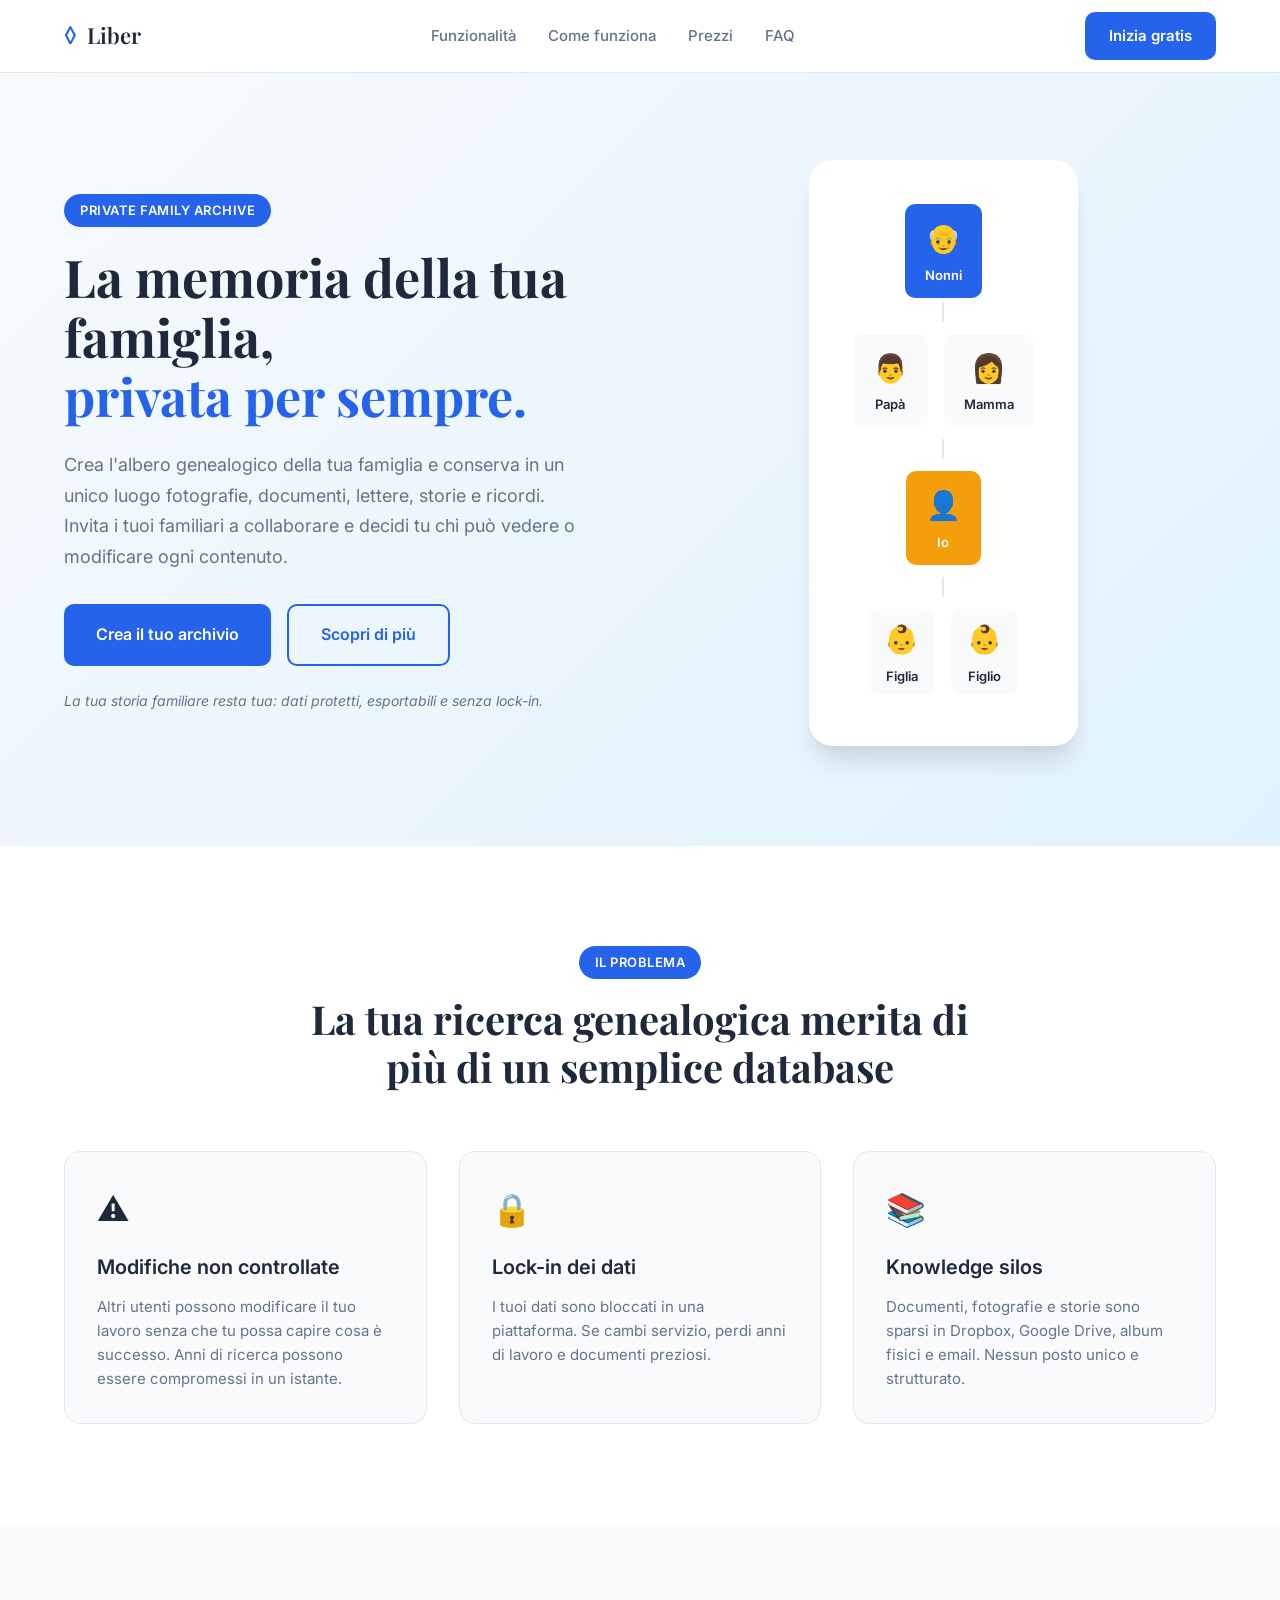
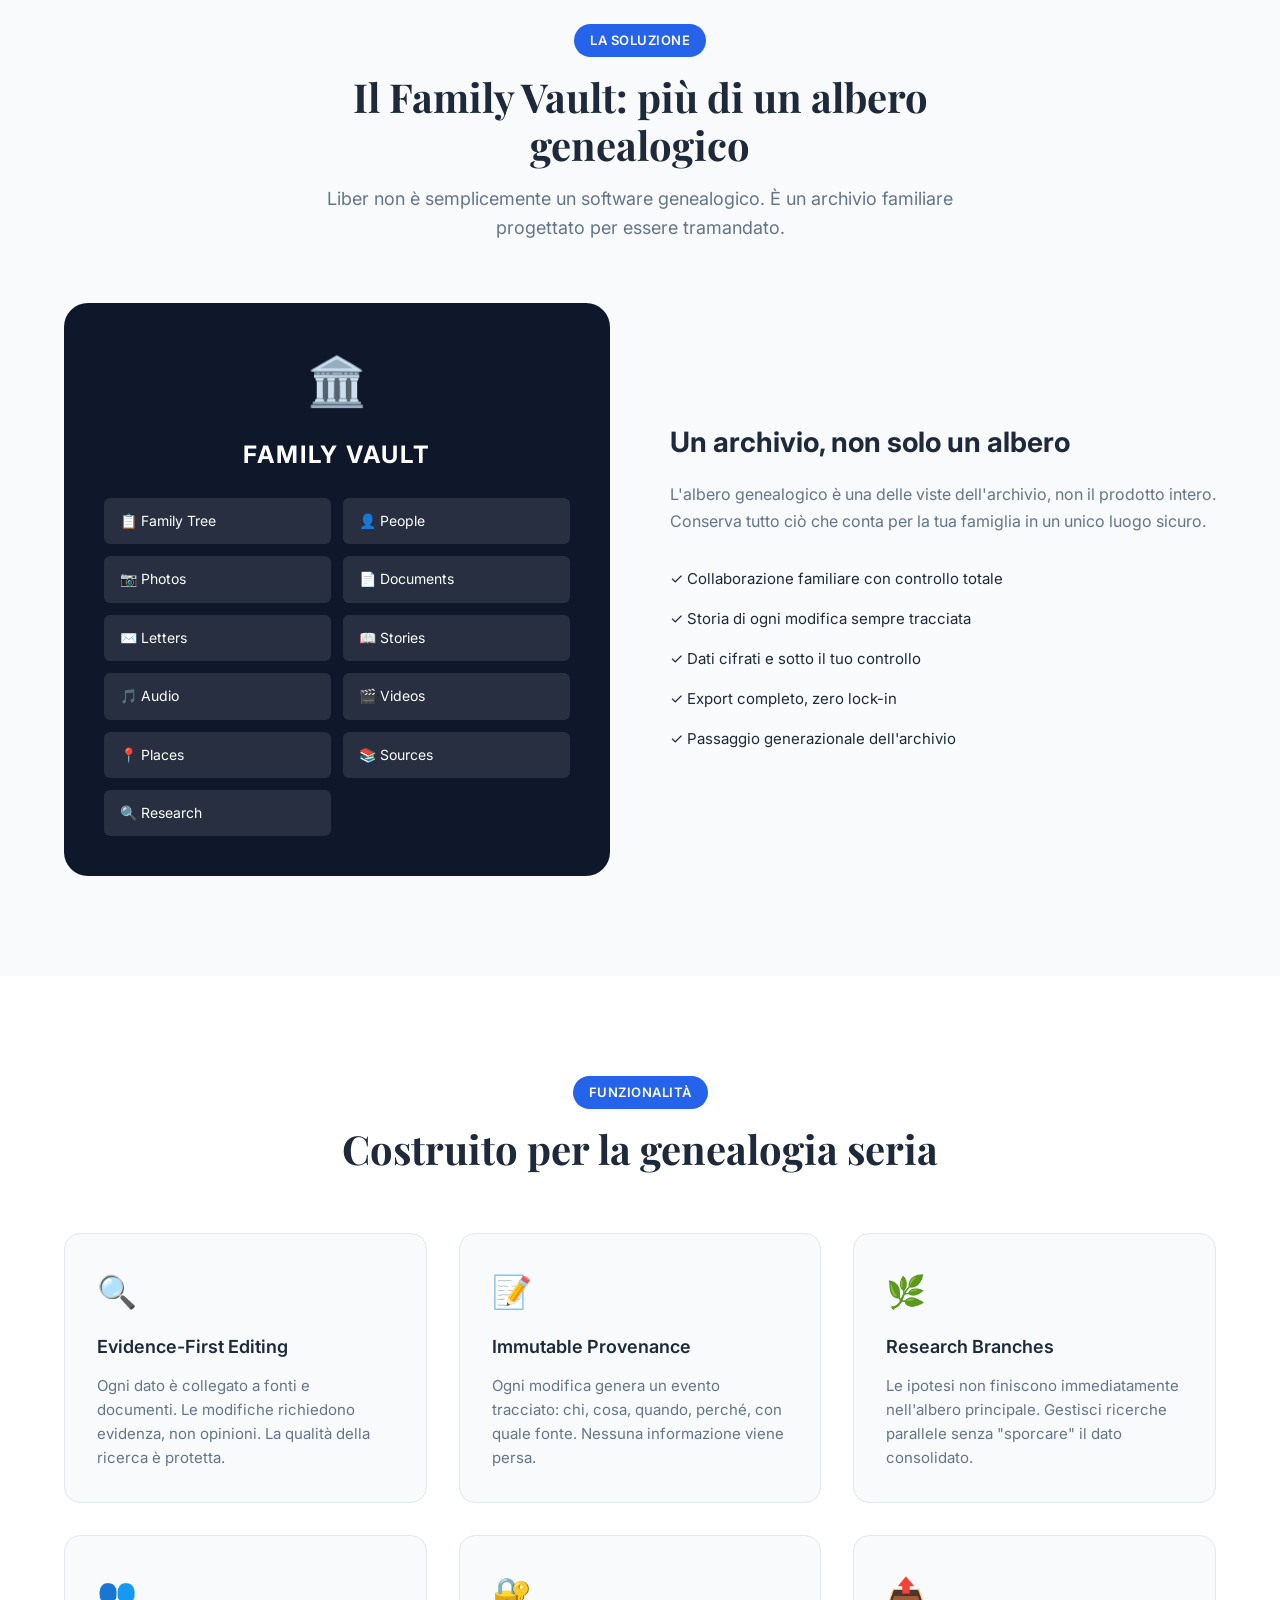
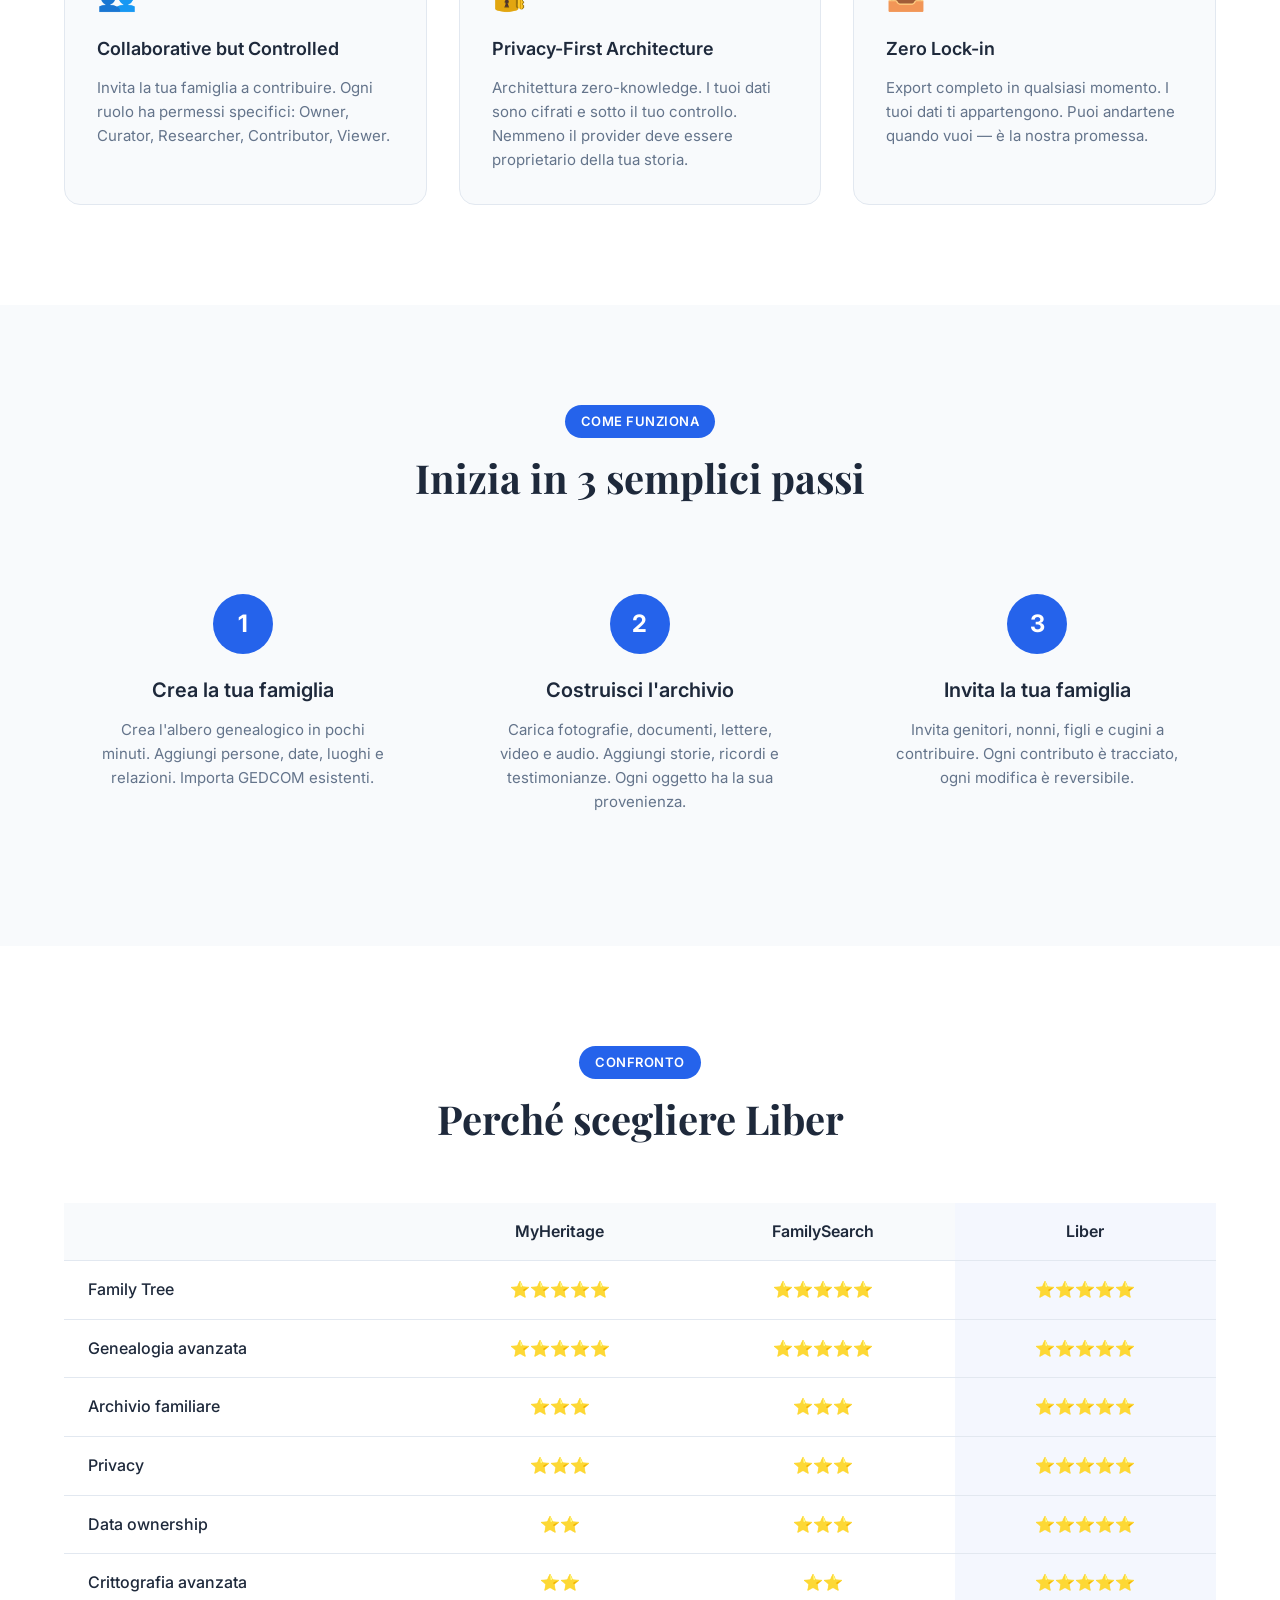
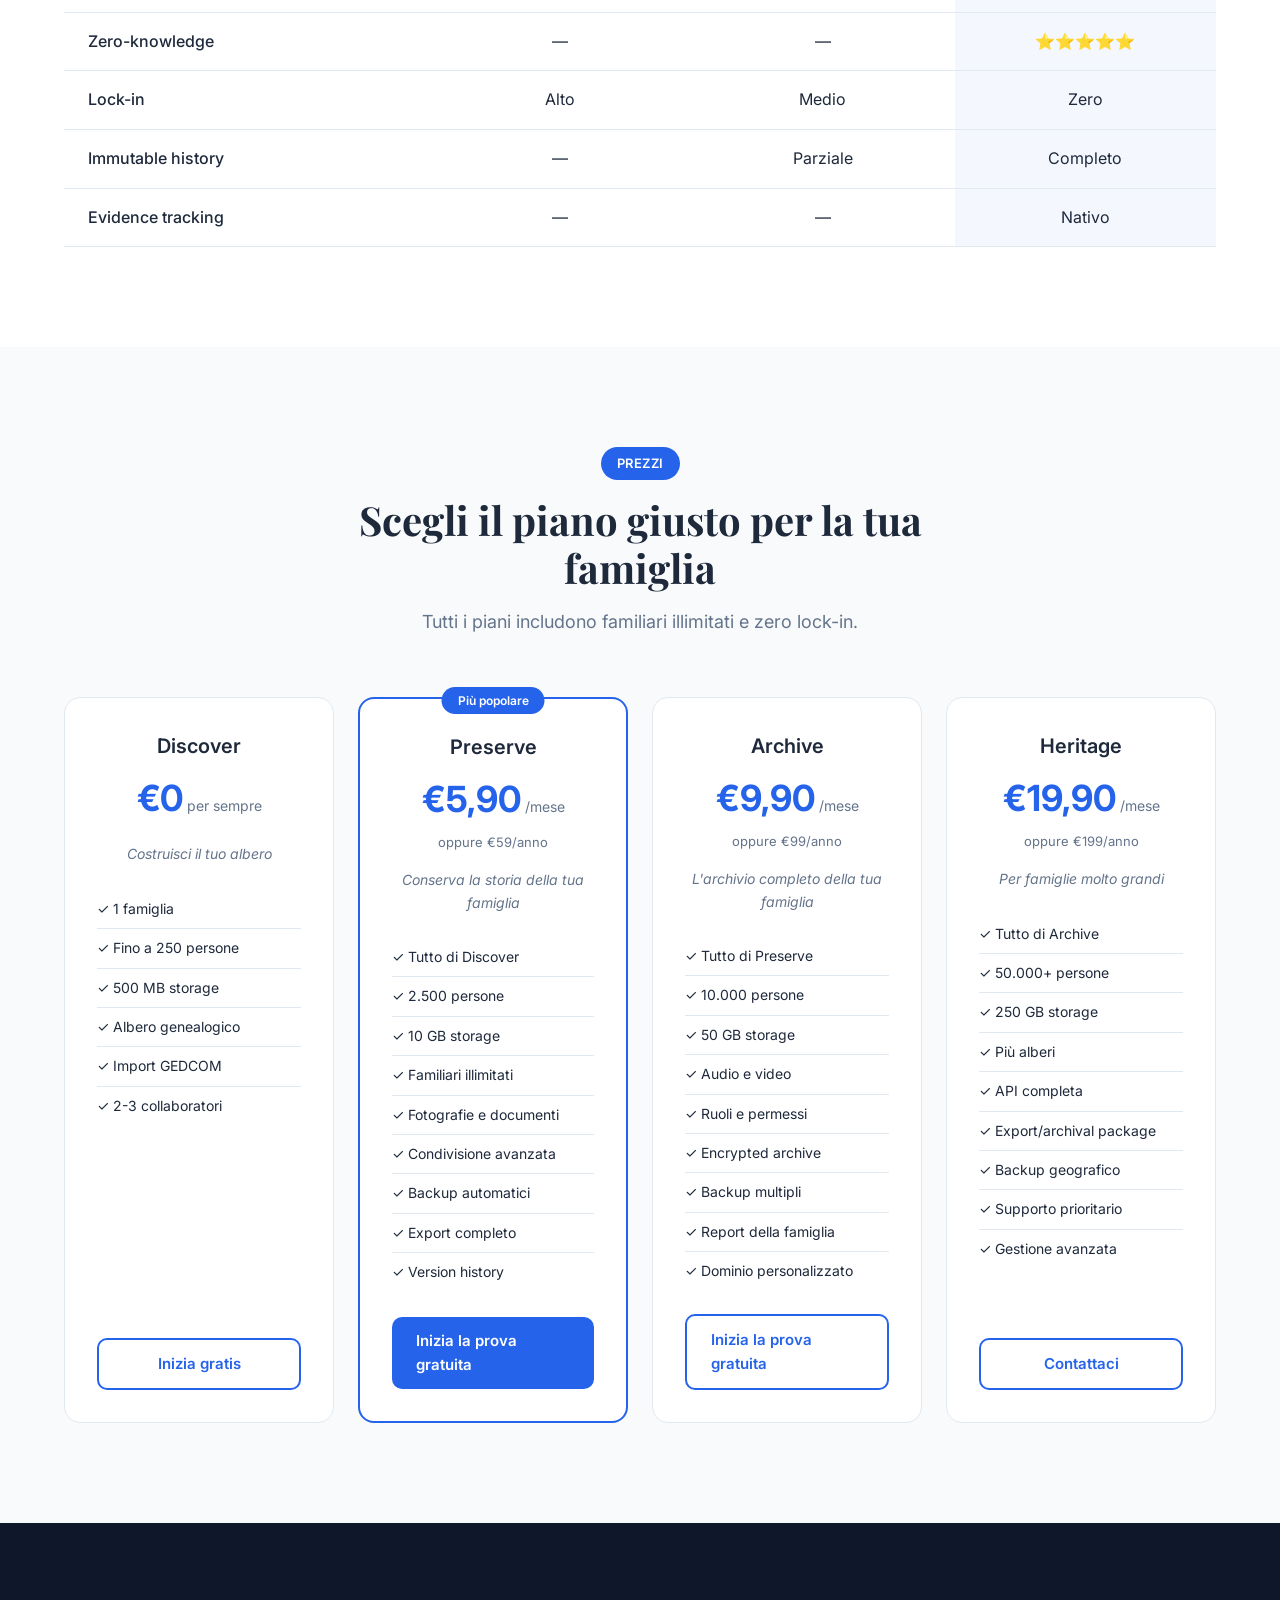
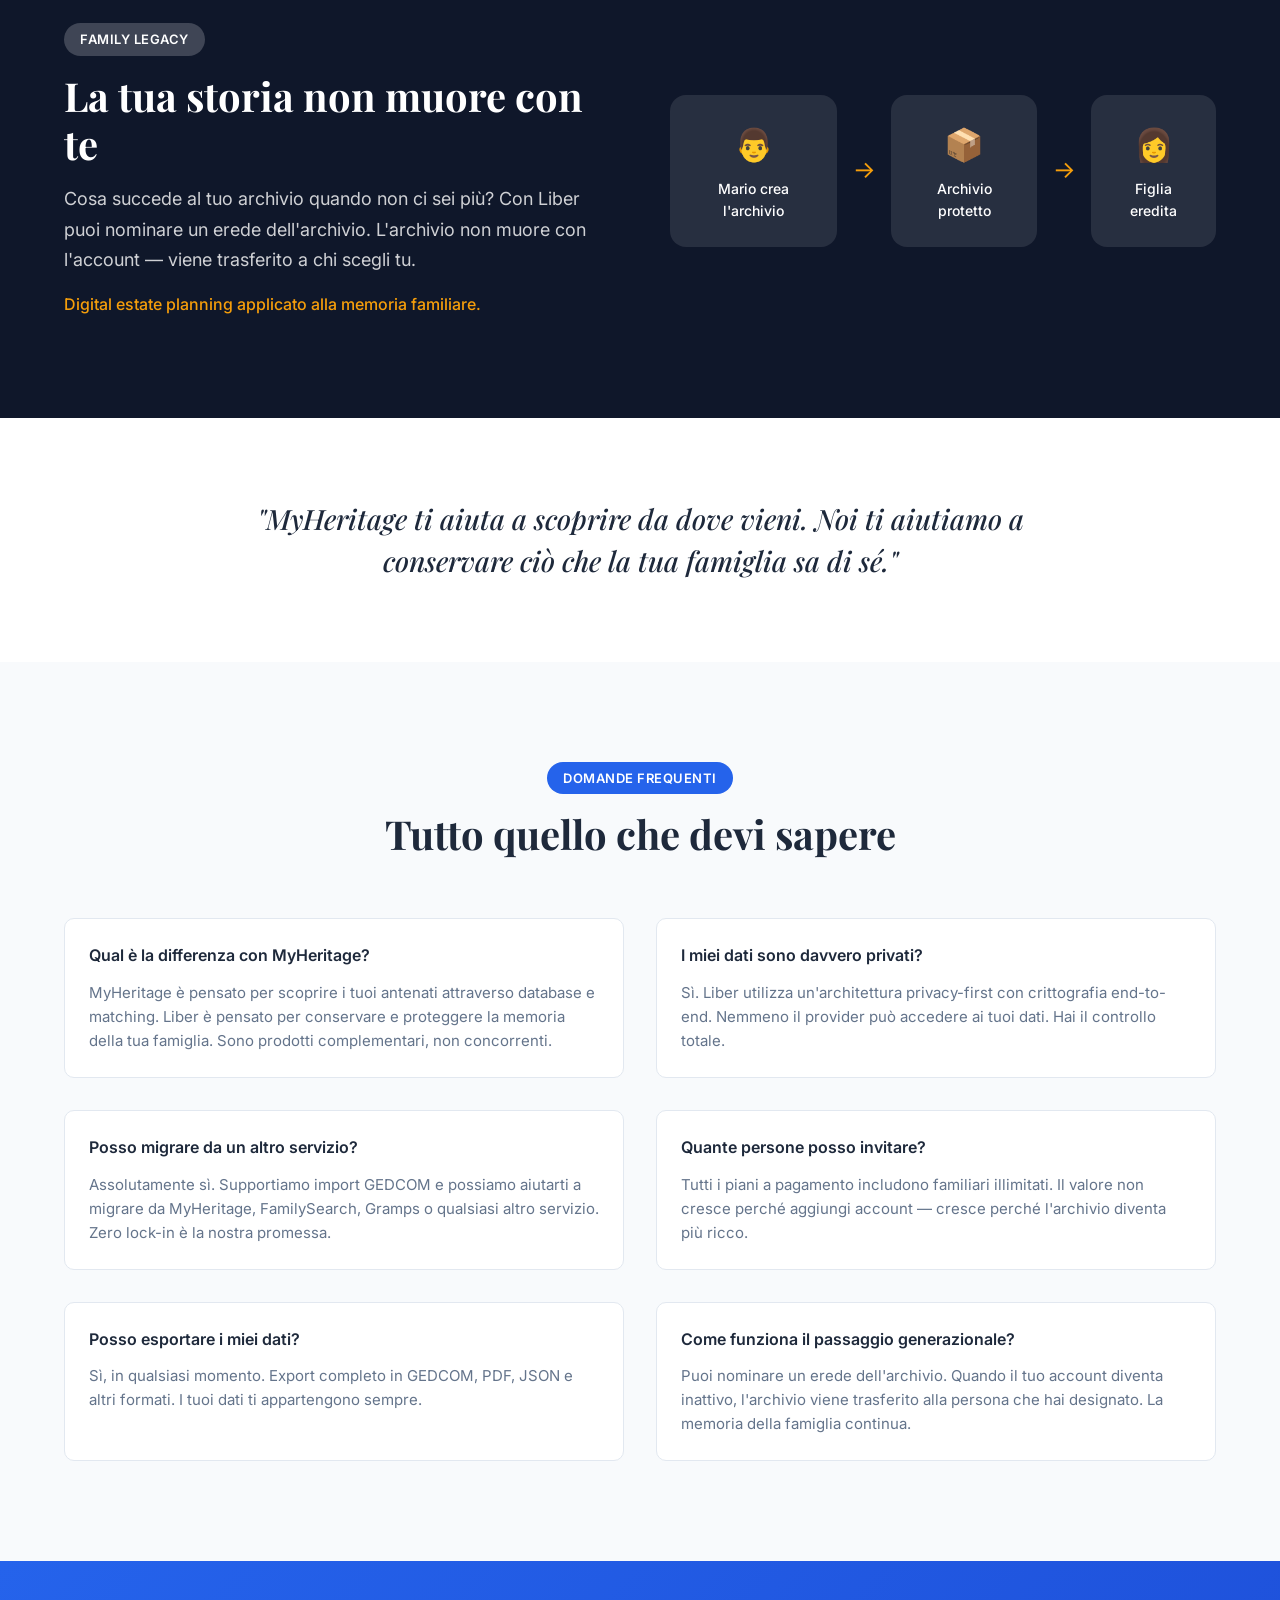
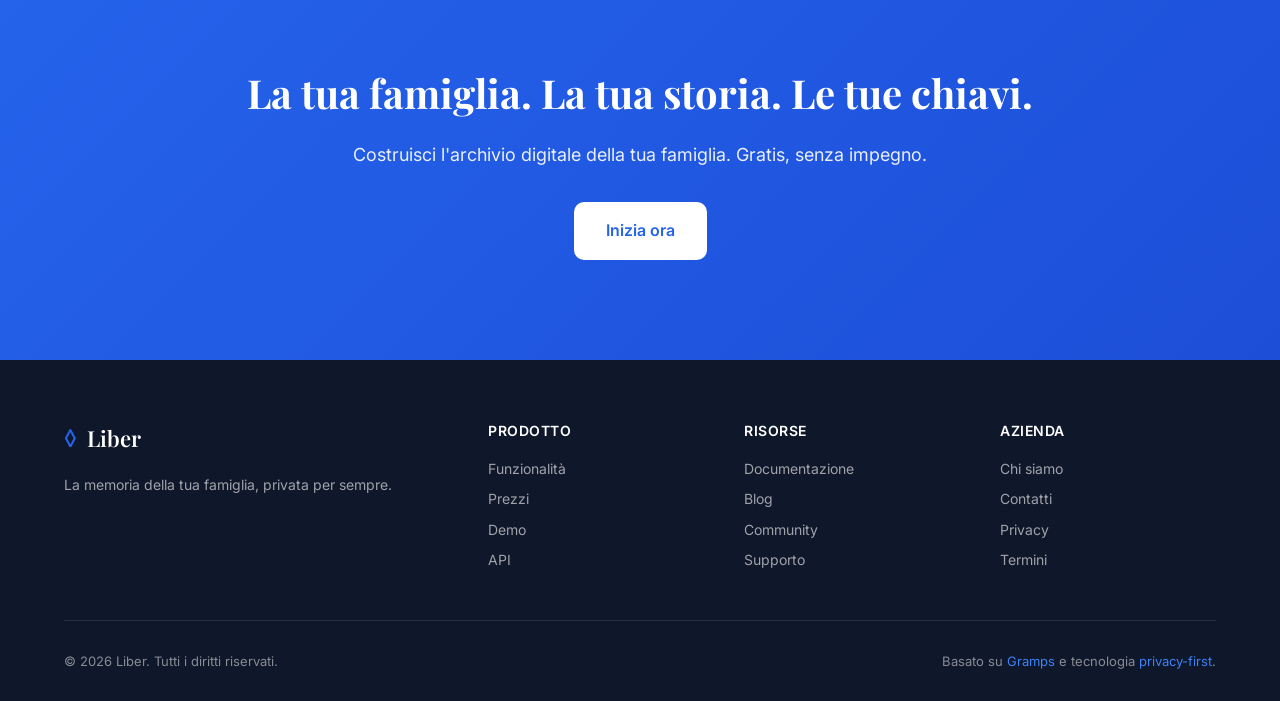
<file: index.html>
<!DOCTYPE html>
<html lang="it">
<head>
    <meta charset="UTF-8">
    <meta name="viewport" content="width=device-width, initial-scale=1.0">
    <title>Liber — La memoria della tua famiglia, privata per sempre</title>
    <link rel="stylesheet" href="assets/css/style.css">
    <meta name="description" content="Liber è la piattaforma per costruire un archivio familiare privato, collaborativo e senza lock-in. Genealogia, documenti, fotografie, storie e ricordi — tutto sotto il tuo controllo.">
    <meta property="og:title" content="Liber — Private Family Archive">
    <meta property="og:description" content="La tua famiglia. La tua storia. Le tue chiavi.">
    <meta property="og:type" content="website">
    <link rel="preconnect" href="https://fonts.googleapis.com">
    <link rel="preconnect" href="https://fonts.gstatic.com" crossorigin>
    <link href="https://fonts.googleapis.com/css2?family=Inter:wght@300;400;500;600;700&family=Playfair+Display:wght@400;500;600;700&display=swap" rel="stylesheet">
</head>
<body>
    <!-- Header -->
    <header class="header">
        <div class="container">
            <div class="header__inner">
                <a href="#" class="header__logo">
                    <span class="logo-icon">◊</span>
                    <span class="logo-text">Liber</span>
                </a>
                <nav class="header__nav">
                    <a href="#features">Funzionalità</a>
                    <a href="#how-it-come">Come funziona</a>
                    <a href="#pricing">Prezzi</a>
                    <a href="#faq">FAQ</a>
                </nav>
                <div class="header__cta">
                    <a href="#pricing" class="btn btn--primary">Inizia gratis</a>
                </div>
            </div>
        </div>
    </header>

    <!-- Hero Section -->
    <section class="hero">
        <div class="container">
            <div class="hero__content">
                <p class="hero__tag">Private Family Archive</p>
                <h1 class="hero__title">
                    La memoria della tua famiglia,<br>
                    <span class="hero__title--accent">privata per sempre.</span>
                </h1>
                <p class="hero__subtitle">
                    Crea l'albero genealogico della tua famiglia e conserva in un unico luogo
                    fotografie, documenti, lettere, storie e ricordi. Invita i tuoi familiari
                    a collaborare e decidi tu chi può vedere o modificare ogni contenuto.
                </p>
                <div class="hero__actions">
                    <a href="#pricing" class="btn btn--primary btn--large">Crea il tuo archivio</a>
                    <a href="#how-it-come" class="btn btn--secondary btn--large">Scopri di più</a>
                </div>
                <p class="hero__note">
                    La tua storia familiare resta tua: dati protetti, esportabili e senza lock-in.
                </p>
            </div>
            <div class="hero__visual">
                <div class="family-tree-preview">
                    <div class="tree-node tree-node--root">
                        <div class="tree-node__icon">👴</div>
                        <div class="tree-node__label">Nonni</div>
                    </div>
                    <div class="tree-connector"></div>
                    <div class="tree-row">
                        <div class="tree-node">
                            <div class="tree-node__icon">👨</div>
                            <div class="tree-node__label">Papà</div>
                        </div>
                        <div class="tree-node">
                            <div class="tree-node__icon">👩</div>
                            <div class="tree-node__label">Mamma</div>
                        </div>
                    </div>
                    <div class="tree-connector"></div>
                    <div class="tree-row">
                        <div class="tree-node tree-node--me">
                            <div class="tree-node__icon">👤</div>
                            <div class="tree-node__label">Io</div>
                        </div>
                    </div>
                    <div class="tree-connector"></div>
                    <div class="tree-row">
                        <div class="tree-node tree-node--small">
                            <div class="tree-node__icon">👶</div>
                            <div class="tree-node__label">Figlia</div>
                        </div>
                        <div class="tree-node tree-node--small">
                            <div class="tree-node__icon">👶</div>
                            <div class="tree-node__label">Figlio</div>
                        </div>
                    </div>
                </div>
            </div>
        </div>
    </section>

    <!-- Problem Section -->
    <section class="problem" id="problem">
        <div class="container">
            <div class="section-header">
                <p class="section-tag">Il problema</p>
                <h2 class="section-title">La tua ricerca genealogica merita di più di un semplice database</h2>
            </div>
            <div class="problem__grid">
                <div class="problem__card">
                    <div class="problem__icon">⚠️</div>
                    <h3>Modifiche non controllate</h3>
                    <p>Altri utenti possono modificare il tuo lavoro senza che tu possa capire cosa è successo. Anni di ricerca possono essere compromessi in un istante.</p>
                </div>
                <div class="problem__card">
                    <div class="problem__icon">🔒</div>
                    <h3>Lock-in dei dati</h3>
                    <p>I tuoi dati sono bloccati in una piattaforma. Se cambi servizio, perdi anni di lavoro e documenti preziosi.</p>
                </div>
                <div class="problem__card">
                    <div class="problem__icon">📚</div>
                    <h3>Knowledge silos</h3>
                    <p>Documenti, fotografie e storie sono sparsi in Dropbox, Google Drive, album fisici e email. Nessun posto unico e strutturato.</p>
                </div>
            </div>
        </div>
    </section>

    <!-- Solution Section -->
    <section class="solution" id="solution">
        <div class="container">
            <div class="section-header">
                <p class="section-tag">La soluzione</p>
                <h2 class="section-title">Il Family Vault: più di un albero genealogico</h2>
                <p class="section-subtitle">Liber non è semplicemente un software genealogico. È un archivio familiare progettato per essere tramandato.</p>
            </div>
            <div class="solution__vault">
                <div class="vault-visual">
                    <div class="vault-icon">🏛️</div>
                    <h3 class="vault-title">FAMILY VAULT</h3>
                    <div class="vault-items">
                        <div class="vault-item">📋 Family Tree</div>
                        <div class="vault-item">👤 People</div>
                        <div class="vault-item">📷 Photos</div>
                        <div class="vault-item">📄 Documents</div>
                        <div class="vault-item">✉️ Letters</div>
                        <div class="vault-item">📖 Stories</div>
                        <div class="vault-item">🎵 Audio</div>
                        <div class="vault-item">🎬 Videos</div>
                        <div class="vault-item">📍 Places</div>
                        <div class="vault-item">📚 Sources</div>
                        <div class="vault-item">🔍 Research</div>
                    </div>
                </div>
                <div class="vault-description">
                    <h3>Un archivio, non solo un albero</h3>
                    <p>L'albero genealogico è una delle viste dell'archivio, non il prodotto intero. Conserva tutto ciò che conta per la tua famiglia in un unico luogo sicuro.</p>
                    <ul class="vault-features">
                        <li>✓ Collaborazione familiare con controllo totale</li>
                        <li>✓ Storia di ogni modifica sempre tracciata</li>
                        <li>✓ Dati cifrati e sotto il tuo controllo</li>
                        <li>✓ Export completo, zero lock-in</li>
                        <li>✓ Passaggio generazionale dell'archivio</li>
                    </ul>
                </div>
            </div>
        </div>
    </section>

    <!-- Features Section -->
    <section class="features" id="features">
        <div class="container">
            <div class="section-header">
                <p class="section-tag">Funzionalità</p>
                <h2 class="section-title">Costruito per la genealogia seria</h2>
            </div>
            <div class="features__grid">
                <div class="feature-card">
                    <div class="feature-card__icon">🔍</div>
                    <h3>Evidence-First Editing</h3>
                    <p>Ogni dato è collegato a fonti e documenti. Le modifiche richiedono evidenza, non opinioni. La qualità della ricerca è protetta.</p>
                </div>
                <div class="feature-card">
                    <div class="feature-card__icon">📝</div>
                    <h3>Immutable Provenance</h3>
                    <p>Ogni modifica genera un evento tracciato: chi, cosa, quando, perché, con quale fonte. Nessuna informazione viene persa.</p>
                </div>
                <div class="feature-card">
                    <div class="feature-card__icon">🌿</div>
                    <h3>Research Branches</h3>
                    <p>Le ipotesi non finiscono immediatamente nell'albero principale. Gestisci ricerche parallele senza "sporcare" il dato consolidato.</p>
                </div>
                <div class="feature-card">
                    <div class="feature-card__icon">👥</div>
                    <h3>Collaborative but Controlled</h3>
                    <p>Invita la tua famiglia a contribuire. Ogni ruolo ha permessi specifici: Owner, Curator, Researcher, Contributor, Viewer.</p>
                </div>
                <div class="feature-card">
                    <div class="feature-card__icon">🔐</div>
                    <h3>Privacy-First Architecture</h3>
                    <p>Architettura zero-knowledge. I tuoi dati sono cifrati e sotto il tuo controllo. Nemmeno il provider deve essere proprietario della tua storia.</p>
                </div>
                <div class="feature-card">
                    <div class="feature-card__icon">📤</div>
                    <h3>Zero Lock-in</h3>
                    <p>Export completo in qualsiasi momento. I tuoi dati ti appartengono. Puoi andartene quando vuoi — è la nostra promessa.</p>
                </div>
            </div>
        </div>
    </section>

    <!-- How It Works Section -->
    <section class="how-it-come" id="how-it-come">
        <div class="container">
            <div class="section-header">
                <p class="section-tag">Come funziona</p>
                <h2 class="section-title">Inizia in 3 semplici passi</h2>
            </div>
            <div class="steps">
                <div class="step">
                    <div class="step__number">1</div>
                    <h3 class="step__title">Crea la tua famiglia</h3>
                    <p class="step__description">Crea l'albero genealogico in pochi minuti. Aggiungi persone, date, luoghi e relazioni. Importa GEDCOM esistenti.</p>
                </div>
                <div class="step">
                    <div class="step__number">2</div>
                    <h3 class="step__title">Costruisci l'archivio</h3>
                    <p class="step__description">Carica fotografie, documenti, lettere, video e audio. Aggiungi storie, ricordi e testimonianze. Ogni oggetto ha la sua provenienza.</p>
                </div>
                <div class="step">
                    <div class="step__number">3</div>
                    <h3 class="step__title">Invita la tua famiglia</h3>
                    <p class="step__description">Invita genitori, nonni, figli e cugini a contribuire. Ogni contributo è tracciato, ogni modifica è reversibile.</p>
                </div>
            </div>
        </div>
    </section>

    <!-- Comparison Section -->
    <section class="comparison">
        <div class="container">
            <div class="section-header">
                <p class="section-tag">Confronto</p>
                <h2 class="section-title">Perché scegliere Liber</h2>
            </div>
            <div class="comparison__table">
                <table>
                    <thead>
                        <tr>
                            <th></th>
                            <th>MyHeritage</th>
                            <th>FamilySearch</th>
                            <th class="comparison__highlight">Liber</th>
                        </tr>
                    </thead>
                    <tbody>
                        <tr>
                            <td>Family Tree</td>
                            <td>⭐⭐⭐⭐⭐</td>
                            <td>⭐⭐⭐⭐⭐</td>
                            <td class="comparison__highlight">⭐⭐⭐⭐⭐</td>
                        </tr>
                        <tr>
                            <td>Genealogia avanzata</td>
                            <td>⭐⭐⭐⭐⭐</td>
                            <td>⭐⭐⭐⭐⭐</td>
                            <td class="comparison__highlight">⭐⭐⭐⭐⭐</td>
                        </tr>
                        <tr>
                            <td>Archivio familiare</td>
                            <td>⭐⭐⭐</td>
                            <td>⭐⭐⭐</td>
                            <td class="comparison__highlight">⭐⭐⭐⭐⭐</td>
                        </tr>
                        <tr>
                            <td>Privacy</td>
                            <td>⭐⭐⭐</td>
                            <td>⭐⭐⭐</td>
                            <td class="comparison__highlight">⭐⭐⭐⭐⭐</td>
                        </tr>
                        <tr>
                            <td>Data ownership</td>
                            <td>⭐⭐</td>
                            <td>⭐⭐⭐</td>
                            <td class="comparison__highlight">⭐⭐⭐⭐⭐</td>
                        </tr>
                        <tr>
                            <td>Crittografia avanzata</td>
                            <td>⭐⭐</td>
                            <td>⭐⭐</td>
                            <td class="comparison__highlight">⭐⭐⭐⭐⭐</td>
                        </tr>
                        <tr>
                            <td>Zero-knowledge</td>
                            <td>—</td>
                            <td>—</td>
                            <td class="comparison__highlight">⭐⭐⭐⭐⭐</td>
                        </tr>
                        <tr>
                            <td>Lock-in</td>
                            <td>Alto</td>
                            <td>Medio</td>
                            <td class="comparison__highlight">Zero</td>
                        </tr>
                        <tr>
                            <td>Immutable history</td>
                            <td>—</td>
                            <td>Parziale</td>
                            <td class="comparison__highlight">Completo</td>
                        </tr>
                        <tr>
                            <td>Evidence tracking</td>
                            <td>—</td>
                            <td>—</td>
                            <td class="comparison__highlight">Nativo</td>
                        </tr>
                    </tbody>
                </table>
            </div>
        </div>
    </section>

    <!-- Pricing Section -->
    <section class="pricing" id="pricing">
        <div class="container">
            <div class="section-header">
                <p class="section-tag">Prezzi</p>
                <h2 class="section-title">Scegli il piano giusto per la tua famiglia</h2>
                <p class="section-subtitle">Tutti i piani includono familiari illimitati e zero lock-in.</p>
            </div>
            <div class="pricing__grid">
                <div class="pricing-card">
                    <div class="pricing-card__header">
                        <h3 class="pricing-card__name">Discover</h3>
                        <div class="pricing-card__price">
                            <span class="price-amount">€0</span>
                            <span class="price-period">per sempre</span>
                        </div>
                    </div>
                    <p class="pricing-card__tagline">Costruisci il tuo albero</p>
                    <ul class="pricing-card__features">
                        <li>✓ 1 famiglia</li>
                        <li>✓ Fino a 250 persone</li>
                        <li>✓ 500 MB storage</li>
                        <li>✓ Albero genealogico</li>
                        <li>✓ Import GEDCOM</li>
                        <li>✓ 2-3 collaboratori</li>
                    </ul>
                    <a href="#" class="btn btn--secondary btn--full">Inizia gratis</a>
                </div>
                <div class="pricing-card pricing-card--popular">
                    <div class="pricing-card__badge">Più popolare</div>
                    <div class="pricing-card__header">
                        <h3 class="pricing-card__name">Preserve</h3>
                        <div class="pricing-card__price">
                            <span class="price-amount">€5,90</span>
                            <span class="price-period">/mese</span>
                        </div>
                        <p class="pricing-card__annual">oppure €59/anno</p>
                    </div>
                    <p class="pricing-card__tagline">Conserva la storia della tua famiglia</p>
                    <ul class="pricing-card__features">
                        <li>✓ Tutto di Discover</li>
                        <li>✓ 2.500 persone</li>
                        <li>✓ 10 GB storage</li>
                        <li>✓ Familiari illimitati</li>
                        <li>✓ Fotografie e documenti</li>
                        <li>✓ Condivisione avanzata</li>
                        <li>✓ Backup automatici</li>
                        <li>✓ Export completo</li>
                        <li>✓ Version history</li>
                    </ul>
                    <a href="#" class="btn btn--primary btn--full">Inizia la prova gratuita</a>
                </div>
                <div class="pricing-card">
                    <div class="pricing-card__header">
                        <h3 class="pricing-card__name">Archive</h3>
                        <div class="pricing-card__price">
                            <span class="price-amount">€9,90</span>
                            <span class="price-period">/mese</span>
                        </div>
                        <p class="pricing-card__annual">oppure €99/anno</p>
                    </div>
                    <p class="pricing-card__tagline">L'archivio completo della tua famiglia</p>
                    <ul class="pricing-card__features">
                        <li>✓ Tutto di Preserve</li>
                        <li>✓ 10.000 persone</li>
                        <li>✓ 50 GB storage</li>
                        <li>✓ Audio e video</li>
                        <li>✓ Ruoli e permessi</li>
                        <li>✓ Encrypted archive</li>
                        <li>✓ Backup multipli</li>
                        <li>✓ Report della famiglia</li>
                        <li>✓ Dominio personalizzato</li>
                    </ul>
                    <a href="#" class="btn btn--secondary btn--full">Inizia la prova gratuita</a>
                </div>
                <div class="pricing-card">
                    <div class="pricing-card__header">
                        <h3 class="pricing-card__name">Heritage</h3>
                        <div class="pricing-card__price">
                            <span class="price-amount">€19,90</span>
                            <span class="price-period">/mese</span>
                        </div>
                        <p class="pricing-card__annual">oppure €199/anno</p>
                    </div>
                    <p class="pricing-card__tagline">Per famiglie molto grandi</p>
                    <ul class="pricing-card__features">
                        <li>✓ Tutto di Archive</li>
                        <li>✓ 50.000+ persone</li>
                        <li>✓ 250 GB storage</li>
                        <li>✓ Più alberi</li>
                        <li>✓ API completa</li>
                        <li>✓ Export/archival package</li>
                        <li>✓ Backup geografico</li>
                        <li>✓ Supporto prioritario</li>
                        <li>✓ Gestione avanzata</li>
                    </ul>
                    <a href="#" class="btn btn--secondary btn--full">Contattaci</a>
                </div>
            </div>
        </div>
    </section>

    <!-- Legacy Section -->
    <section class="legacy">
        <div class="container">
            <div class="legacy__content">
                <div class="legacy__text">
                    <p class="section-tag">Family Legacy</p>
                    <h2 class="section-title">La tua storia non muore con te</h2>
                    <p class="legacy__description">
                        Cosa succede al tuo archivio quando non ci sei più? Con Liber puoi nominare un erede
                        dell'archivio. L'archivio non muore con l'account — viene trasferito a chi scegli tu.
                    </p>
                    <p class="legacy__cta">
                        Digital estate planning applicato alla memoria familiare.
                    </p>
                </div>
                <div class="legacy__visual">
                    <div class="legacy-flow">
                        <div class="legacy-step">
                            <div class="legacy-step__icon">👨</div>
                            <div class="legacy-step__label">Mario crea l'archivio</div>
                        </div>
                        <div class="legacy-arrow">→</div>
                        <div class="legacy-step">
                            <div class="legacy-step__icon">📦</div>
                            <div class="legacy-step__label">Archivio protetto</div>
                        </div>
                        <div class="legacy-arrow">→</div>
                        <div class="legacy-step">
                            <div class="legacy-step__icon">👩</div>
                            <div class="legacy-step__label">Figlia eredita</div>
                        </div>
                    </div>
                </div>
            </div>
        </div>
    </section>

    <!-- Testimonial Section -->
    <section class="testimonial">
        <div class="container">
            <div class="testimonial__content">
                <blockquote class="testimonial__quote">
                    "MyHeritage ti aiuta a scoprire da dove vieni. Noi ti aiutiamo a conservare ciò che la tua famiglia sa di sé."
                </blockquote>
            </div>
        </div>
    </section>

    <!-- FAQ Section -->
    <section class="faq" id="faq">
        <div class="container">
            <div class="section-header">
                <p class="section-tag">Domande frequenti</p>
                <h2 class="section-title">Tutto quello che devi sapere</h2>
            </div>
            <div class="faq__grid">
                <div class="faq__item">
                    <h3>Qual è la differenza con MyHeritage?</h3>
                    <p>MyHeritage è pensato per scoprire i tuoi antenati attraverso database e matching. Liber è pensato per conservare e proteggere la memoria della tua famiglia. Sono prodotti complementari, non concorrenti.</p>
                </div>
                <div class="faq__item">
                    <h3>I miei dati sono davvero privati?</h3>
                    <p>Sì. Liber utilizza un'architettura privacy-first con crittografia end-to-end. Nemmeno il provider può accedere ai tuoi dati. Hai il controllo totale.</p>
                </div>
                <div class="faq__item">
                    <h3>Posso migrare da un altro servizio?</h3>
                    <p>Assolutamente sì. Supportiamo import GEDCOM e possiamo aiutarti a migrare da MyHeritage, FamilySearch, Gramps o qualsiasi altro servizio. Zero lock-in è la nostra promessa.</p>
                </div>
                <div class="faq__item">
                    <h3>Quante persone posso invitare?</h3>
                    <p>Tutti i piani a pagamento includono familiari illimitati. Il valore non cresce perché aggiungi account — cresce perché l'archivio diventa più ricco.</p>
                </div>
                <div class="faq__item">
                    <h3>Posso esportare i miei dati?</h3>
                    <p>Sì, in qualsiasi momento. Export completo in GEDCOM, PDF, JSON e altri formati. I tuoi dati ti appartengono sempre.</p>
                </div>
                <div class="faq__item">
                    <h3>Come funziona il passaggio generazionale?</h3>
                    <p>Puoi nominare un erede dell'archivio. Quando il tuo account diventa inattivo, l'archivio viene trasferito alla persona che hai designato. La memoria della famiglia continua.</p>
                </div>
            </div>
        </div>
    </section>

    <!-- CTA Section -->
    <section class="cta">
        <div class="container">
            <div class="cta__content">
                <h2 class="cta__title">La tua famiglia. La tua storia. Le tue chiavi.</h2>
                <p class="cta__subtitle">Costruisci l'archivio digitale della tua famiglia. Gratis, senza impegno.</p>
                <a href="#pricing" class="btn btn--primary btn--large">Inizia ora</a>
            </div>
        </div>
    </section>

    <!-- Footer -->
    <footer class="footer">
        <div class="container">
            <div class="footer__inner">
                <div class="footer__brand">
                    <a href="#" class="footer__logo">
                        <span class="logo-icon">◊</span>
                        <span class="logo-text">Liber</span>
                    </a>
                    <p class="footer__tagline">La memoria della tua famiglia, privata per sempre.</p>
                </div>
                <div class="footer__links">
                    <div class="footer__col">
                        <h4>Prodotto</h4>
                        <a href="#features">Funzionalità</a>
                        <a href="#pricing">Prezzi</a>
                        <a href="#">Demo</a>
                        <a href="#">API</a>
                    </div>
                    <div class="footer__col">
                        <h4>Risorse</h4>
                        <a href="#">Documentazione</a>
                        <a href="#">Blog</a>
                        <a href="#">Community</a>
                        <a href="#">Supporto</a>
                    </div>
                    <div class="footer__col">
                        <h4>Azienda</h4>
                        <a href="#">Chi siamo</a>
                        <a href="#">Contatti</a>
                        <a href="#">Privacy</a>
                        <a href="#">Termini</a>
                    </div>
                </div>
            </div>
            <div class="footer__bottom">
                <p>&copy; 2026 Liber. Tutti i diritti riservati.</p>
                <p class="footer__note">Basato su <a href="https://gramps-project.org/" target="_blank">Gramps</a> e tecnologia <a href="#">privacy-first</a>.</p>
            </div>
        </div>
    </footer>

    <script src="assets/js/main.js"></script>
</body>
</html>
</file>
<file: assets/css/style.css>
/* ========================================
   Liber - Private Family Archive
   Landing Page Styles
   ======================================== */

/* Reset & Base */
*, *::before, *::after {
    margin: 0;
    padding: 0;
    box-sizing: border-box;
}

:root {
    --color-primary: #2563eb;
    --color-primary-dark: #1d4ed8;
    --color-primary-light: #3b82f6;
    --color-secondary: #64748b;
    --color-accent: #f59e0b;
    --color-text: #1e293b;
    --color-text-light: #64748b;
    --color-bg: #ffffff;
    --color-bg-alt: #f8fafc;
    --color-bg-dark: #0f172a;
    --color-border: #e2e8f0;
    --color-success: #10b981;
    --font-sans: 'Inter', -apple-system, BlinkMacSystemFont, 'Segoe UI', sans-serif;
    --font-serif: 'Playfair Display', Georgia, serif;
    --shadow-sm: 0 1px 2px rgba(0,0,0,0.05);
    --shadow-md: 0 4px 6px -1px rgba(0,0,0,0.1), 0 2px 4px -1px rgba(0,0,0,0.06);
    --shadow-lg: 0 10px 15px -3px rgba(0,0,0,0.1), 0 4px 6px -2px rgba(0,0,0,0.05);
    --shadow-xl: 0 20px 25px -5px rgba(0,0,0,0.1), 0 10px 10px -5px rgba(0,0,0,0.04);
    --radius-sm: 6px;
    --radius-md: 10px;
    --radius-lg: 16px;
    --radius-xl: 24px;
}

html {
    scroll-behavior: smooth;
}

body {
    font-family: var(--font-sans);
    color: var(--color-text);
    background: var(--color-bg);
    line-height: 1.6;
    -webkit-font-smoothing: antialiased;
}

.container {
    max-width: 1200px;
    margin: 0 auto;
    padding: 0 24px;
}

/* ========================================
   Header
   ======================================== */
.header {
    position: fixed;
    top: 0;
    left: 0;
    right: 0;
    background: rgba(255, 255, 255, 0.95);
    backdrop-filter: blur(10px);
    border-bottom: 1px solid var(--color-border);
    z-index: 1000;
}

.header__inner {
    display: flex;
    align-items: center;
    justify-content: space-between;
    height: 72px;
}

.header__logo {
    display: flex;
    align-items: center;
    gap: 10px;
    text-decoration: none;
    color: var(--color-text);
}

.logo-icon {
    font-size: 24px;
    color: var(--color-primary);
}

.logo-text {
    font-size: 22px;
    font-weight: 600;
    font-family: var(--font-serif);
}

.header__nav {
    display: flex;
    gap: 32px;
}

.header__nav a {
    text-decoration: none;
    color: var(--color-text-light);
    font-size: 15px;
    font-weight: 500;
    transition: color 0.2s;
}

.header__nav a:hover {
    color: var(--color-primary);
}

/* ========================================
   Buttons
   ======================================== */
.btn {
    display: inline-flex;
    align-items: center;
    justify-content: center;
    padding: 12px 24px;
    border-radius: var(--radius-md);
    font-size: 15px;
    font-weight: 600;
    text-decoration: none;
    transition: all 0.2s;
    cursor: pointer;
    border: none;
}

.btn--primary {
    background: var(--color-primary);
    color: white;
}

.btn--primary:hover {
    background: var(--color-primary-dark);
    transform: translateY(-1px);
    box-shadow: var(--shadow-md);
}

.btn--secondary {
    background: transparent;
    color: var(--color-primary);
    border: 2px solid var(--color-primary);
}

.btn--secondary:hover {
    background: var(--color-primary);
    color: white;
}

.btn--large {
    padding: 16px 32px;
    font-size: 16px;
}

.btn--full {
    width: 100%;
}

/* ========================================
   Hero Section
   ======================================== */
.hero {
    padding: 160px 0 100px;
    background: linear-gradient(135deg, #f8fafc 0%, #e0f2fe 100%);
    overflow: hidden;
}

.hero .container {
    display: grid;
    grid-template-columns: 1fr 1fr;
    gap: 60px;
    align-items: center;
}

.hero__tag {
    display: inline-block;
    padding: 6px 16px;
    background: var(--color-primary);
    color: white;
    border-radius: 100px;
    font-size: 13px;
    font-weight: 600;
    text-transform: uppercase;
    letter-spacing: 0.5px;
    margin-bottom: 20px;
}

.hero__title {
    font-family: var(--font-serif);
    font-size: 52px;
    font-weight: 700;
    line-height: 1.15;
    color: var(--color-text);
    margin-bottom: 24px;
}

.hero__title--accent {
    color: var(--color-primary);
}

.hero__subtitle {
    font-size: 18px;
    color: var(--color-text-light);
    line-height: 1.7;
    margin-bottom: 32px;
    max-width: 520px;
}

.hero__actions {
    display: flex;
    gap: 16px;
    margin-bottom: 24px;
}

.hero__note {
    font-size: 14px;
    color: var(--color-text-light);
    font-style: italic;
}

/* Family Tree Visual */
.hero__visual {
    display: flex;
    justify-content: center;
    align-items: center;
}

.family-tree-preview {
    background: white;
    border-radius: var(--radius-xl);
    padding: 40px;
    box-shadow: var(--shadow-xl);
    text-align: center;
}

.tree-node {
    display: inline-flex;
    flex-direction: column;
    align-items: center;
    padding: 12px 20px;
    background: var(--color-bg-alt);
    border-radius: var(--radius-md);
    margin: 4px;
}

.tree-node--root {
    background: var(--color-primary);
    color: white;
}

.tree-node--me {
    background: var(--color-accent);
    color: white;
}

.tree-node--small {
    padding: 8px 16px;
}

.tree-node__icon {
    font-size: 28px;
    margin-bottom: 4px;
}

.tree-node__label {
    font-size: 13px;
    font-weight: 600;
}

.tree-row {
    display: flex;
    justify-content: center;
    gap: 8px;
    margin: 8px 0;
}

.tree-connector {
    width: 2px;
    height: 20px;
    background: var(--color-border);
    margin: 0 auto;
}

/* ========================================
   Problem Section
   ======================================== */
.problem {
    padding: 100px 0;
    background: white;
}

.section-header {
    text-align: center;
    max-width: 700px;
    margin: 0 auto 60px;
}

.section-tag {
    display: inline-block;
    padding: 6px 16px;
    background: var(--color-primary);
    color: white;
    border-radius: 100px;
    font-size: 13px;
    font-weight: 600;
    text-transform: uppercase;
    letter-spacing: 0.5px;
    margin-bottom: 16px;
}

.section-title {
    font-family: var(--font-serif);
    font-size: 40px;
    font-weight: 700;
    line-height: 1.2;
    margin-bottom: 16px;
}

.section-subtitle {
    font-size: 18px;
    color: var(--color-text-light);
    line-height: 1.6;
}

.problem__grid {
    display: grid;
    grid-template-columns: repeat(3, 1fr);
    gap: 32px;
}

.problem__card {
    padding: 32px;
    background: var(--color-bg-alt);
    border-radius: var(--radius-lg);
    border: 1px solid var(--color-border);
}

.problem__icon {
    font-size: 32px;
    margin-bottom: 16px;
}

.problem__card h3 {
    font-size: 20px;
    font-weight: 600;
    margin-bottom: 12px;
}

.problem__card p {
    font-size: 15px;
    color: var(--color-text-light);
    line-height: 1.6;
}

/* ========================================
   Solution Section
   ======================================== */
.solution {
    padding: 100px 0;
    background: var(--color-bg-alt);
}

.solution__vault {
    display: grid;
    grid-template-columns: 1fr 1fr;
    gap: 60px;
    align-items: center;
}

.vault-visual {
    background: var(--color-bg-dark);
    border-radius: var(--radius-xl);
    padding: 40px;
    color: white;
    text-align: center;
}

.vault-icon {
    font-size: 48px;
    margin-bottom: 16px;
}

.vault-title {
    font-size: 24px;
    font-weight: 700;
    margin-bottom: 24px;
    letter-spacing: 2px;
}

.vault-items {
    display: grid;
    grid-template-columns: repeat(2, 1fr);
    gap: 12px;
    text-align: left;
}

.vault-item {
    padding: 12px 16px;
    background: rgba(255,255,255,0.1);
    border-radius: var(--radius-sm);
    font-size: 14px;
}

.vault-description h3 {
    font-size: 28px;
    font-weight: 700;
    margin-bottom: 16px;
}

.vault-description p {
    font-size: 16px;
    color: var(--color-text-light);
    line-height: 1.7;
    margin-bottom: 24px;
}

.vault-features {
    list-style: none;
}

.vault-features li {
    padding: 8px 0;
    font-size: 15px;
    color: var(--color-text);
}

/* ========================================
   Features Section
   ======================================== */
.features {
    padding: 100px 0;
    background: white;
}

.features__grid {
    display: grid;
    grid-template-columns: repeat(3, 1fr);
    gap: 32px;
}

.feature-card {
    padding: 32px;
    background: var(--color-bg-alt);
    border-radius: var(--radius-lg);
    border: 1px solid var(--color-border);
    transition: transform 0.2s, box-shadow 0.2s;
}

.feature-card:hover {
    transform: translateY(-4px);
    box-shadow: var(--shadow-lg);
}

.feature-card__icon {
    font-size: 32px;
    margin-bottom: 16px;
}

.feature-card h3 {
    font-size: 18px;
    font-weight: 600;
    margin-bottom: 12px;
}

.feature-card p {
    font-size: 15px;
    color: var(--color-text-light);
    line-height: 1.6;
}

/* ========================================
   How It Works Section
   ======================================== */
.how-it-come {
    padding: 100px 0;
    background: var(--color-bg-alt);
}

.steps {
    display: grid;
    grid-template-columns: repeat(3, 1fr);
    gap: 40px;
}

.step {
    text-align: center;
    padding: 32px;
}

.step__number {
    width: 60px;
    height: 60px;
    background: var(--color-primary);
    color: white;
    border-radius: 50%;
    display: flex;
    align-items: center;
    justify-content: center;
    font-size: 24px;
    font-weight: 700;
    margin: 0 auto 20px;
}

.step__title {
    font-size: 20px;
    font-weight: 600;
    margin-bottom: 12px;
}

.step__description {
    font-size: 15px;
    color: var(--color-text-light);
    line-height: 1.6;
}

/* ========================================
   Comparison Section
   ======================================== */
.comparison {
    padding: 100px 0;
    background: white;
}

.comparison__table {
    overflow-x: auto;
}

.comparison__table table {
    width: 100%;
    border-collapse: collapse;
}

.comparison__table th,
.comparison__table td {
    padding: 16px 24px;
    text-align: center;
    border-bottom: 1px solid var(--color-border);
}

.comparison__table th {
    font-weight: 600;
    background: var(--color-bg-alt);
}

.comparison__table td:first-child {
    text-align: left;
    font-weight: 500;
}

.comparison__highlight {
    background: rgba(37, 99, 235, 0.05) !important;
}

/* ========================================
   Pricing Section
   ======================================== */
.pricing {
    padding: 100px 0;
    background: var(--color-bg-alt);
}

.pricing__grid {
    display: grid;
    grid-template-columns: repeat(4, 1fr);
    gap: 24px;
}

.pricing-card {
    background: white;
    border-radius: var(--radius-lg);
    padding: 32px;
    border: 1px solid var(--color-border);
    position: relative;
    display: flex;
    flex-direction: column;
}

.pricing-card--popular {
    border: 2px solid var(--color-primary);
    transform: scale(1.02);
}

.pricing-card__badge {
    position: absolute;
    top: -12px;
    left: 50%;
    transform: translateX(-50%);
    background: var(--color-primary);
    color: white;
    padding: 4px 16px;
    border-radius: 100px;
    font-size: 12px;
    font-weight: 600;
}

.pricing-card__header {
    text-align: center;
    margin-bottom: 16px;
}

.pricing-card__name {
    font-size: 20px;
    font-weight: 600;
    margin-bottom: 8px;
}

.pricing-card__price {
    display: flex;
    align-items: baseline;
    justify-content: center;
    gap: 4px;
}

.price-amount {
    font-size: 36px;
    font-weight: 700;
    color: var(--color-primary);
}

.price-period {
    font-size: 14px;
    color: var(--color-text-light);
}

.pricing-card__annual {
    font-size: 13px;
    color: var(--color-text-light);
    margin-top: 4px;
}

.pricing-card__tagline {
    text-align: center;
    font-size: 14px;
    color: var(--color-text-light);
    margin-bottom: 24px;
    font-style: italic;
}

.pricing-card__features {
    list-style: none;
    margin-bottom: 24px;
    flex-grow: 1;
}

.pricing-card__features li {
    padding: 8px 0;
    font-size: 14px;
    border-bottom: 1px solid var(--color-border);
}

.pricing-card__features li:last-child {
    border-bottom: none;
}

/* ========================================
   Legacy Section
   ======================================== */
.legacy {
    padding: 100px 0;
    background: var(--color-bg-dark);
    color: white;
}

.legacy__content {
    display: grid;
    grid-template-columns: 1fr 1fr;
    gap: 60px;
    align-items: center;
}

.legacy__text .section-tag {
    background: rgba(255,255,255,0.2);
}

.legacy__text .section-title {
    color: white;
}

.legacy__description {
    font-size: 18px;
    line-height: 1.7;
    color: rgba(255,255,255,0.8);
    margin-bottom: 16px;
}

.legacy__cta {
    font-size: 16px;
    color: var(--color-accent);
    font-weight: 500;
}

.legacy-flow {
    display: flex;
    align-items: center;
    justify-content: center;
    gap: 16px;
}

.legacy-step {
    text-align: center;
    padding: 24px;
    background: rgba(255,255,255,0.1);
    border-radius: var(--radius-lg);
}

.legacy-step__icon {
    font-size: 32px;
    margin-bottom: 8px;
}

.legacy-step__label {
    font-size: 14px;
    font-weight: 500;
}

.legacy-arrow {
    font-size: 24px;
    color: var(--color-accent);
}

/* ========================================
   Testimonial Section
   ======================================== */
.testimonial {
    padding: 80px 0;
    background: white;
}

.testimonial__content {
    text-align: center;
    max-width: 800px;
    margin: 0 auto;
}

.testimonial__quote {
    font-family: var(--font-serif);
    font-size: 28px;
    font-weight: 500;
    line-height: 1.5;
    color: var(--color-text);
    font-style: italic;
}

/* ========================================
   FAQ Section
   ======================================== */
.faq {
    padding: 100px 0;
    background: var(--color-bg-alt);
}

.faq__grid {
    display: grid;
    grid-template-columns: repeat(2, 1fr);
    gap: 32px;
}

.faq__item {
    padding: 24px;
    background: white;
    border-radius: var(--radius-md);
    border: 1px solid var(--color-border);
}

.faq__item h3 {
    font-size: 16px;
    font-weight: 600;
    margin-bottom: 12px;
}

.faq__item p {
    font-size: 15px;
    color: var(--color-text-light);
    line-height: 1.6;
}

/* ========================================
   CTA Section
   ======================================== */
.cta {
    padding: 100px 0;
    background: linear-gradient(135deg, var(--color-primary) 0%, var(--color-primary-dark) 100%);
    color: white;
    text-align: center;
}

.cta__title {
    font-family: var(--font-serif);
    font-size: 40px;
    font-weight: 700;
    margin-bottom: 16px;
}

.cta__subtitle {
    font-size: 18px;
    opacity: 0.9;
    margin-bottom: 32px;
}

.cta .btn--primary {
    background: white;
    color: var(--color-primary);
}

.cta .btn--primary:hover {
    background: var(--color-bg-alt);
}

/* ========================================
   Footer
   ======================================== */
.footer {
    background: var(--color-bg-dark);
    color: white;
    padding: 60px 0 30px;
}

.footer__inner {
    display: grid;
    grid-template-columns: 1fr 2fr;
    gap: 60px;
    margin-bottom: 40px;
}

.footer__logo {
    display: flex;
    align-items: center;
    gap: 10px;
    text-decoration: none;
    color: white;
    margin-bottom: 16px;
}

.footer__tagline {
    font-size: 14px;
    color: rgba(255,255,255,0.6);
}

.footer__links {
    display: grid;
    grid-template-columns: repeat(3, 1fr);
    gap: 40px;
}

.footer__col h4 {
    font-size: 14px;
    font-weight: 600;
    margin-bottom: 16px;
    text-transform: uppercase;
    letter-spacing: 0.5px;
}

.footer__col a {
    display: block;
    color: rgba(255,255,255,0.6);
    text-decoration: none;
    font-size: 14px;
    margin-bottom: 8px;
    transition: color 0.2s;
}

.footer__col a:hover {
    color: white;
}

.footer__bottom {
    padding-top: 30px;
    border-top: 1px solid rgba(255,255,255,0.1);
    display: flex;
    justify-content: space-between;
    align-items: center;
    font-size: 13px;
    color: rgba(255,255,255,0.5);
}

.footer__note a {
    color: var(--color-primary-light);
    text-decoration: none;
}

/* ========================================
   Responsive
   ======================================== */
@media (max-width: 1024px) {
    .hero .container {
        grid-template-columns: 1fr;
    }
    
    .hero__visual {
        display: none;
    }
    
    .pricing__grid {
        grid-template-columns: repeat(2, 1fr);
    }
    
    .features__grid,
    .problem__grid,
    .steps {
        grid-template-columns: repeat(2, 1fr);
    }
}

@media (max-width: 768px) {
    .header__nav {
        display: none;
    }
    
    .hero__title {
        font-size: 36px;
    }
    
    .section-title {
        font-size: 32px;
    }
    
    .pricing__grid,
    .features__grid,
    .problem__grid,
    .steps,
    .faq__grid {
        grid-template-columns: 1fr;
    }
    
    .solution__vault,
    .legacy__content {
        grid-template-columns: 1fr;
    }
    
    .footer__inner {
        grid-template-columns: 1fr;
    }
    
    .footer__links {
        grid-template-columns: repeat(2, 1fr);
    }
    
    .footer__bottom {
        flex-direction: column;
        gap: 12px;
        text-align: center;
    }
}
</file>
